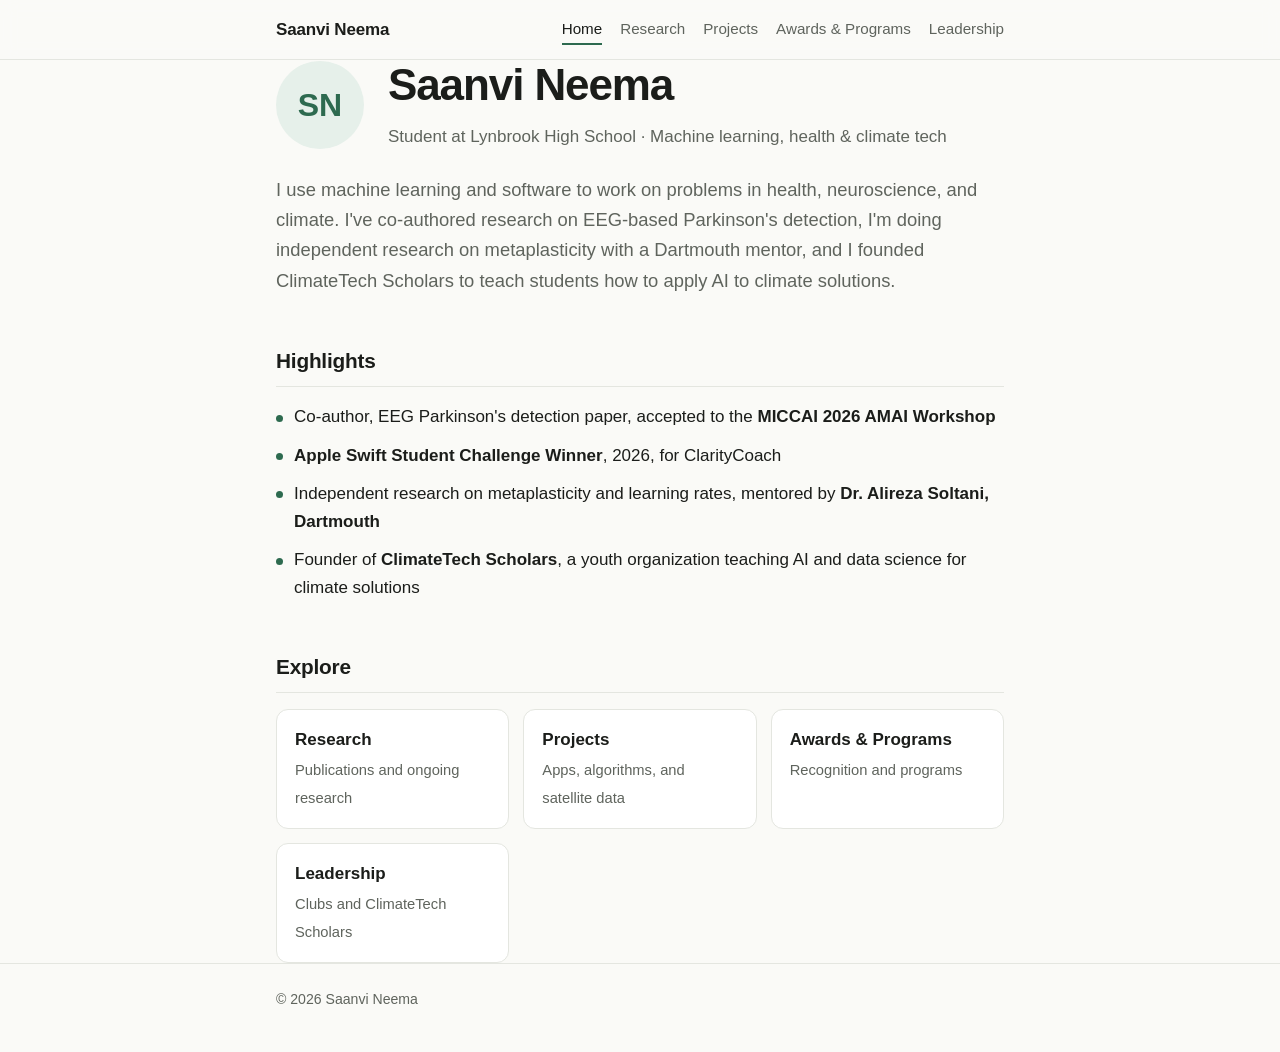
<file: index.html>
<!doctype html>
<html lang="en">
<head>
  <meta charset="utf-8">
  <meta name="viewport" content="width=device-width, initial-scale=1">
  <title>Saanvi Neema</title>
  <meta name="description" content="Saanvi Neema: student researcher in machine learning, health, and climate tech.">
  <link rel="stylesheet" href="style.css">
</head>
<body>
  <header>
    <div class="wrap">
      <a class="brand" href="index.html">Saanvi Neema</a>
      <nav>
        <a href="index.html" aria-current="page">Home</a>
        <a href="research.html">Research</a>
        <a href="projects.html">Projects</a>
        <a href="awards.html">Awards &amp; Programs</a>
        <a href="leadership.html">Leadership</a>
      </nav>
    </div>
  </header>

  <main class="wrap">
    <div class="hero">
      <div class="avatar" aria-hidden="true">SN</div>
      <div>
        <h1>Saanvi Neema</h1>
        <p class="tagline">Student at Lynbrook High School · Machine learning, health &amp; climate tech</p>
      </div>
    </div>

    <p class="lede" style="margin-top: 24px;">
      I use machine learning and software to work on problems in health, neuroscience, and climate.
      I've co-authored research on EEG-based Parkinson's detection, I'm doing independent research
      on metaplasticity with a Dartmouth mentor, and I founded ClimateTech Scholars to teach students
      how to apply AI to climate solutions.
    </p>

    <h2>Highlights</h2>
    <ul class="highlights">
      <li>Co-author, EEG Parkinson's detection paper, accepted to the <strong>MICCAI 2026 AMAI Workshop</strong></li>
      <li><strong>Apple Swift Student Challenge Winner</strong>, 2026, for ClarityCoach</li>
      <li>Independent research on metaplasticity and learning rates, mentored by <strong>Dr. Alireza Soltani, Dartmouth</strong></li>
      <li>Founder of <strong>ClimateTech Scholars</strong>, a youth organization teaching AI and data science for climate solutions</li>
    </ul>

    <h2>Explore</h2>
    <div class="cards">
      <a class="card" href="research.html"><strong>Research</strong><span>Publications and ongoing research</span></a>
      <a class="card" href="projects.html"><strong>Projects</strong><span>Apps, algorithms, and satellite data</span></a>
      <a class="card" href="awards.html"><strong>Awards &amp; Programs</strong><span>Recognition and programs</span></a>
      <a class="card" href="leadership.html"><strong>Leadership</strong><span>Clubs and ClimateTech Scholars</span></a>
    </div>
  </main>

  <footer>
    <div class="wrap">© 2026 Saanvi Neema</div>
  </footer>
</body>
</html>
</file>
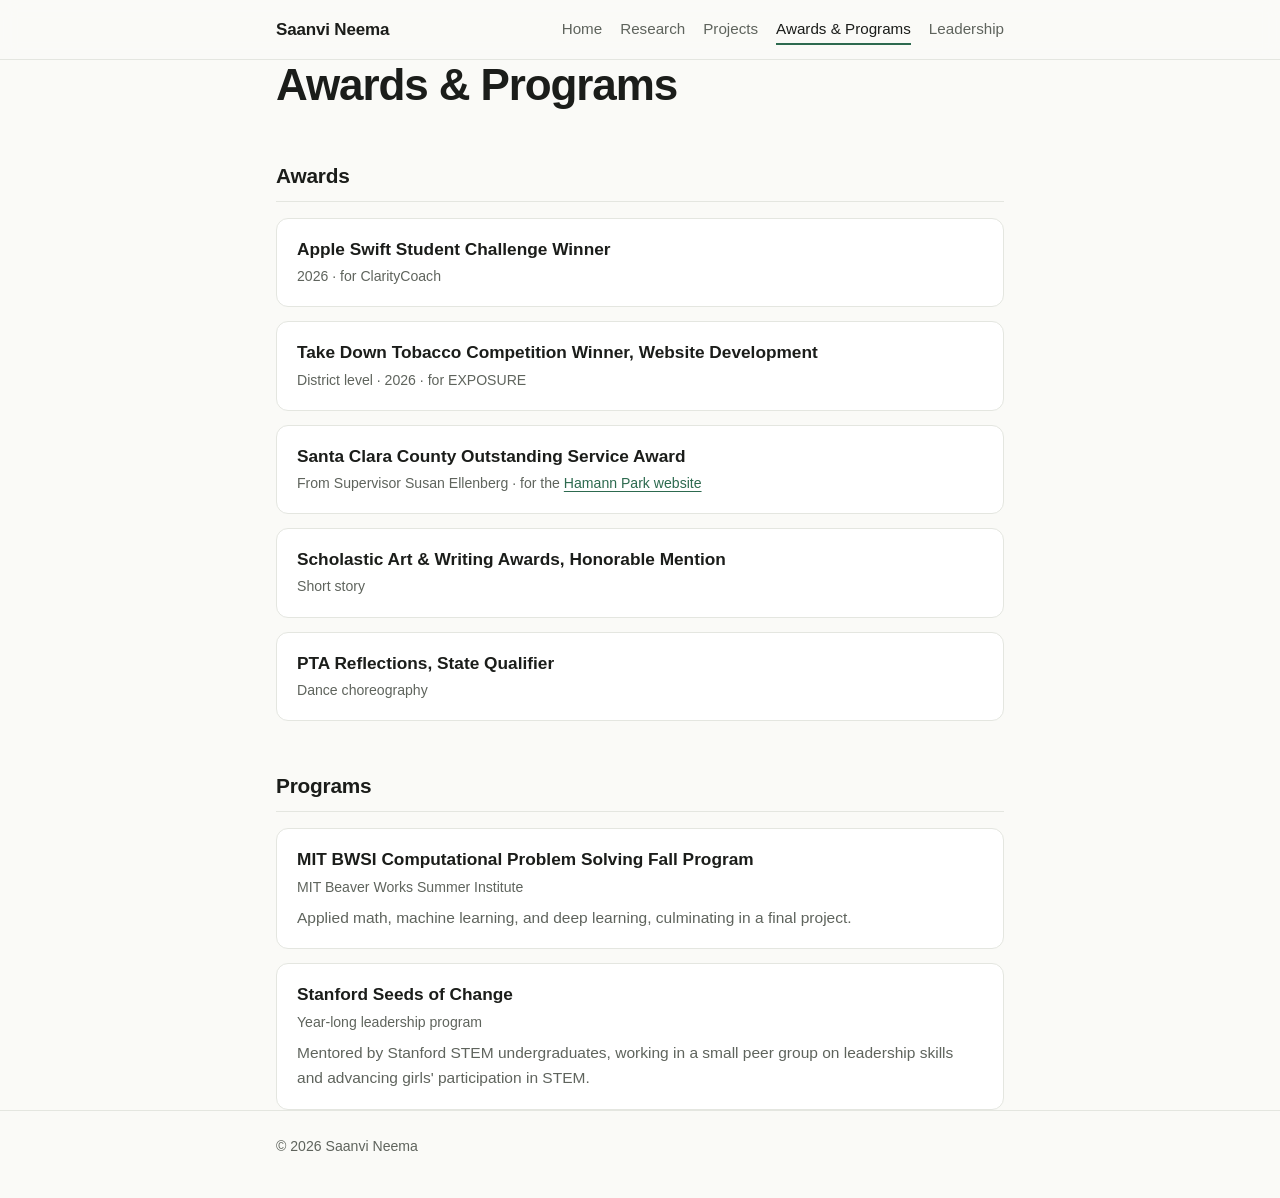
<file: awards.html>
<!doctype html>
<html lang="en">
<head>
  <meta charset="utf-8">
  <meta name="viewport" content="width=device-width, initial-scale=1">
  <title>Awards &amp; Programs · Saanvi Neema</title>
  <meta name="description" content="Awards and programs: Saanvi Neema.">
  <link rel="stylesheet" href="style.css">
</head>
<body>
  <header>
    <div class="wrap">
      <a class="brand" href="index.html">Saanvi Neema</a>
      <nav>
        <a href="index.html">Home</a>
        <a href="research.html">Research</a>
        <a href="projects.html">Projects</a>
        <a href="awards.html" aria-current="page">Awards &amp; Programs</a>
        <a href="leadership.html">Leadership</a>
      </nav>
    </div>
  </header>

  <main class="wrap">
    <h1>Awards &amp; Programs</h1>

    <h2>Awards</h2>
    <div class="entries">
      <article class="entry">
        <h3>Apple Swift Student Challenge Winner</h3>
        <div class="meta">2026 · for ClarityCoach</div>
      </article>
      <article class="entry">
        <h3>Take Down Tobacco Competition Winner, Website Development</h3>
        <div class="meta">District level · 2026 · for EXPOSURE</div>
      </article>
      <article class="entry">
        <h3>Santa Clara County Outstanding Service Award</h3>
        <div class="meta">From Supervisor Susan Ellenberg · for the <a href="https://hamannpark.com" target="_blank" rel="noopener">Hamann Park website</a></div>
      </article>
      <article class="entry">
        <h3>Scholastic Art &amp; Writing Awards, Honorable Mention</h3>
        <div class="meta">Short story</div>
      </article>
      <article class="entry">
        <h3>PTA Reflections, State Qualifier</h3>
        <div class="meta">Dance choreography</div>
      </article>
    </div>

    <h2>Programs</h2>
    <div class="entries">
      <article class="entry">
        <h3>MIT BWSI Computational Problem Solving Fall Program</h3>
        <div class="meta">MIT Beaver Works Summer Institute</div>
        <p>Applied math, machine learning, and deep learning, culminating in a final project.</p>
      </article>
      <article class="entry">
        <h3>Stanford Seeds of Change</h3>
        <div class="meta">Year-long leadership program</div>
        <p>Mentored by Stanford STEM undergraduates, working in a small peer group on leadership skills and advancing girls' participation in STEM.</p>
      </article>
    </div>
  </main>

  <footer>
    <div class="wrap">© 2026 Saanvi Neema</div>
  </footer>
</body>
</html>
</file>
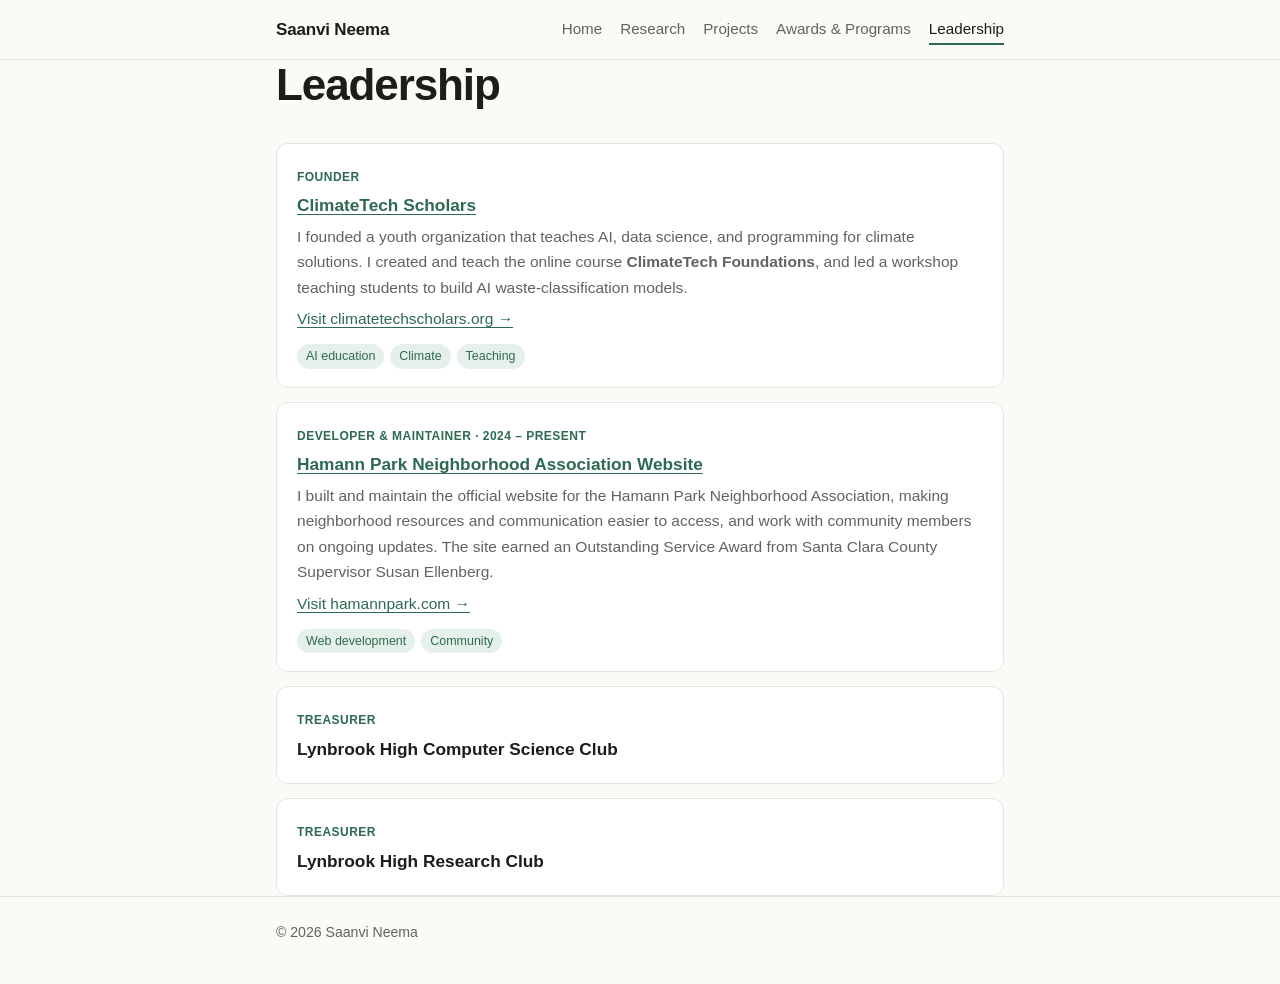
<file: leadership.html>
<!doctype html>
<html lang="en">
<head>
  <meta charset="utf-8">
  <meta name="viewport" content="width=device-width, initial-scale=1">
  <title>Leadership · Saanvi Neema</title>
  <meta name="description" content="Leadership roles held by Saanvi Neema.">
  <link rel="stylesheet" href="style.css">
</head>
<body>
  <header>
    <div class="wrap">
      <a class="brand" href="index.html">Saanvi Neema</a>
      <nav>
        <a href="index.html">Home</a>
        <a href="research.html">Research</a>
        <a href="projects.html">Projects</a>
        <a href="awards.html">Awards &amp; Programs</a>
        <a href="leadership.html" aria-current="page">Leadership</a>
      </nav>
    </div>
  </header>

  <main class="wrap">
    <h1>Leadership</h1>

    <div class="entries" style="margin-top: 32px;">
      <article class="entry">
        <span class="badge">Founder</span>
        <h3><a href="https://climatetechscholars.org/" target="_blank" rel="noopener">ClimateTech Scholars</a></h3>
        <p>I founded a youth organization that teaches AI, data science, and programming for climate solutions. I created and teach the online course <strong>ClimateTech Foundations</strong>, and led a workshop teaching students to build AI waste-classification models.</p>
        <p><a href="https://climatetechscholars.org/" target="_blank" rel="noopener">Visit climatetechscholars.org →</a></p>
        <div class="tags"><span class="tag">AI education</span><span class="tag">Climate</span><span class="tag">Teaching</span></div>
      </article>
      <article class="entry">
        <span class="badge">Developer &amp; Maintainer · 2024 – present</span>
        <h3><a href="https://hamannpark.com" target="_blank" rel="noopener">Hamann Park Neighborhood Association Website</a></h3>
        <p>I built and maintain the official website for the Hamann Park Neighborhood Association, making neighborhood resources and communication easier to access, and work with community members on ongoing updates. The site earned an Outstanding Service Award from Santa Clara County Supervisor Susan Ellenberg.</p>
        <p><a href="https://hamannpark.com" target="_blank" rel="noopener">Visit hamannpark.com →</a></p>
        <div class="tags"><span class="tag">Web development</span><span class="tag">Community</span></div>
      </article>
      <article class="entry">
        <span class="badge">Treasurer</span>
        <h3>Lynbrook High Computer Science Club</h3>
      </article>
      <article class="entry">
        <span class="badge">Treasurer</span>
        <h3>Lynbrook High Research Club</h3>
      </article>
    </div>
  </main>

  <footer>
    <div class="wrap">© 2026 Saanvi Neema</div>
  </footer>
</body>
</html>
</file>
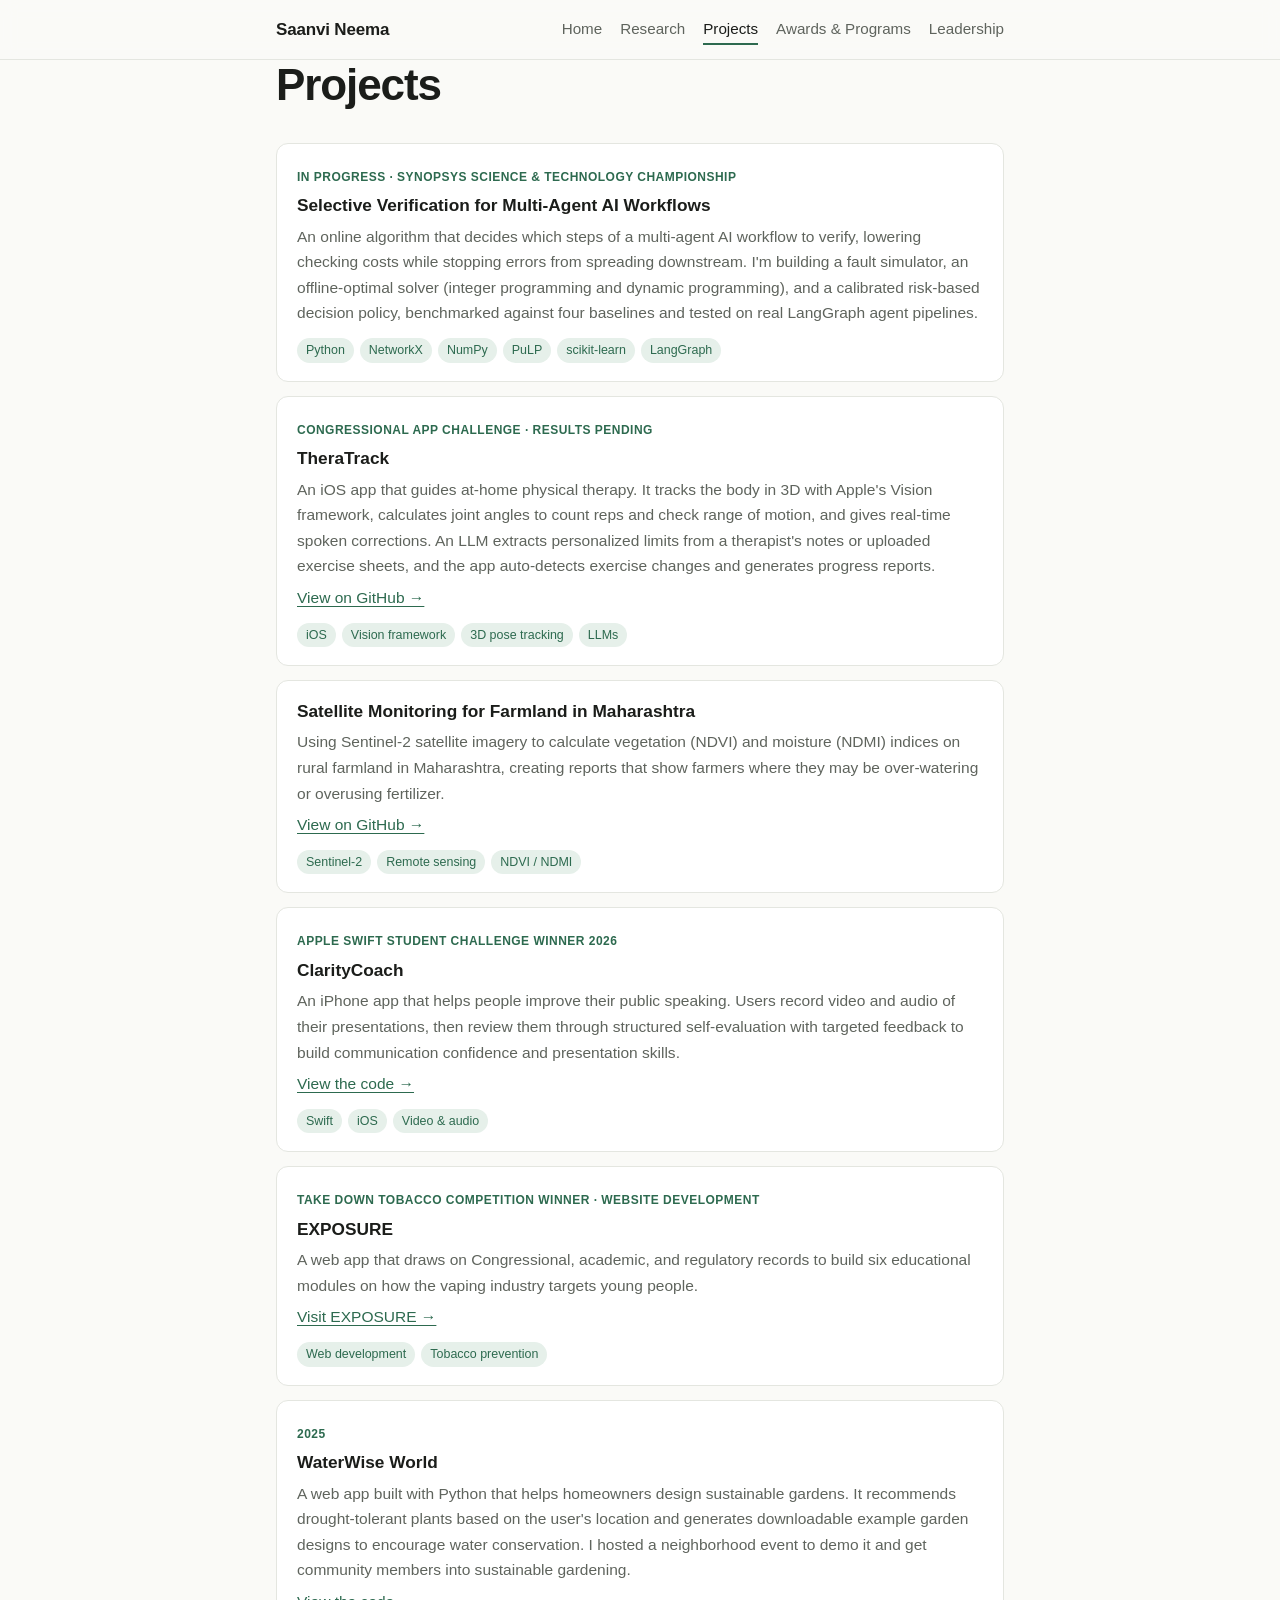
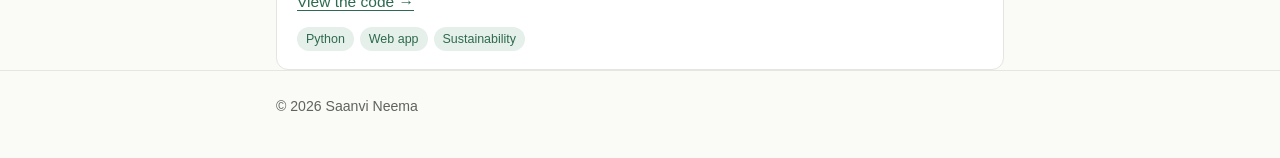
<file: projects.html>
<!doctype html>
<html lang="en">
<head>
  <meta charset="utf-8">
  <meta name="viewport" content="width=device-width, initial-scale=1">
  <title>Projects · Saanvi Neema</title>
  <meta name="description" content="Projects by Saanvi Neema.">
  <link rel="stylesheet" href="style.css">
</head>
<body>
  <header>
    <div class="wrap">
      <a class="brand" href="index.html">Saanvi Neema</a>
      <nav>
        <a href="index.html">Home</a>
        <a href="research.html">Research</a>
        <a href="projects.html" aria-current="page">Projects</a>
        <a href="awards.html">Awards &amp; Programs</a>
        <a href="leadership.html">Leadership</a>
      </nav>
    </div>
  </header>

  <main class="wrap">
    <h1>Projects</h1>

    <div class="entries" style="margin-top: 32px;">
      <article class="entry">
        <span class="badge">In progress · Synopsys Science &amp; Technology Championship</span>
        <h3>Selective Verification for Multi-Agent AI Workflows</h3>
        <p>An online algorithm that decides which steps of a multi-agent AI workflow to verify, lowering checking costs while stopping errors from spreading downstream. I'm building a fault simulator, an offline-optimal solver (integer programming and dynamic programming), and a calibrated risk-based decision policy, benchmarked against four baselines and tested on real LangGraph agent pipelines.</p>
        <div class="tags"><span class="tag">Python</span><span class="tag">NetworkX</span><span class="tag">NumPy</span><span class="tag">PuLP</span><span class="tag">scikit-learn</span><span class="tag">LangGraph</span></div>
      </article>
      <article class="entry">
        <span class="badge">Congressional App Challenge · Results pending</span>
        <h3>TheraTrack</h3>
        <p>An iOS app that guides at-home physical therapy. It tracks the body in 3D with Apple's Vision framework, calculates joint angles to count reps and check range of motion, and gives real-time spoken corrections. An LLM extracts personalized limits from a therapist's notes or uploaded exercise sheets, and the app auto-detects exercise changes and generates progress reports.</p>
        <p><a href="https://github.com/saanvi-neema/TheraTrack" target="_blank" rel="noopener">View on GitHub →</a></p>
        <div class="tags"><span class="tag">iOS</span><span class="tag">Vision framework</span><span class="tag">3D pose tracking</span><span class="tag">LLMs</span></div>
      </article>
      <article class="entry">
        <h3>Satellite Monitoring for Farmland in Maharashtra</h3>
        <p>Using Sentinel-2 satellite imagery to calculate vegetation (NDVI) and moisture (NDMI) indices on rural farmland in Maharashtra, creating reports that show farmers where they may be over-watering or overusing fertilizer.</p>
        <p><a href="https://github.com/saanvi-neema/satellite-monitoring" target="_blank" rel="noopener">View on GitHub →</a></p>
        <div class="tags"><span class="tag">Sentinel-2</span><span class="tag">Remote sensing</span><span class="tag">NDVI / NDMI</span></div>
      </article>
      <article class="entry">
        <span class="badge">Apple Swift Student Challenge Winner 2026</span>
        <h3>ClarityCoach</h3>
        <p>An iPhone app that helps people improve their public speaking. Users record video and audio of their presentations, then review them through structured self-evaluation with targeted feedback to build communication confidence and presentation skills.</p>
        <p><a href="https://drive.google.com/drive/folders/14A2M1J5-kMFTRzgS87IfK4jkdDGQo1az" target="_blank" rel="noopener">View the code →</a></p>
        <div class="tags"><span class="tag">Swift</span><span class="tag">iOS</span><span class="tag">Video &amp; audio</span></div>
      </article>
      <article class="entry">
        <span class="badge">Take Down Tobacco Competition Winner · Website Development</span>
        <h3>EXPOSURE</h3>
        <p>A web app that draws on Congressional, academic, and regulatory records to build six educational modules on how the vaping industry targets young people.</p>
        <p><a href="https://exposure-saanvi.netlify.app/" target="_blank" rel="noopener">Visit EXPOSURE →</a></p>
        <div class="tags"><span class="tag">Web development</span><span class="tag">Tobacco prevention</span></div>
      </article>
      <article class="entry">
        <span class="badge">2025</span>
        <h3>WaterWise World</h3>
        <p>A web app built with Python that helps homeowners design sustainable gardens. It recommends drought-tolerant plants based on the user's location and generates downloadable example garden designs to encourage water conservation. I hosted a neighborhood event to demo it and get community members into sustainable gardening.</p>
        <p><a href="https://drive.google.com/drive/folders/1iZ4gYv7cXDgdpX8p3B_dKJUd41h5xBdS" target="_blank" rel="noopener">View the code →</a></p>
        <div class="tags"><span class="tag">Python</span><span class="tag">Web app</span><span class="tag">Sustainability</span></div>
      </article>
    </div>
  </main>

  <footer>
    <div class="wrap">© 2026 Saanvi Neema</div>
  </footer>
</body>
</html>
</file>
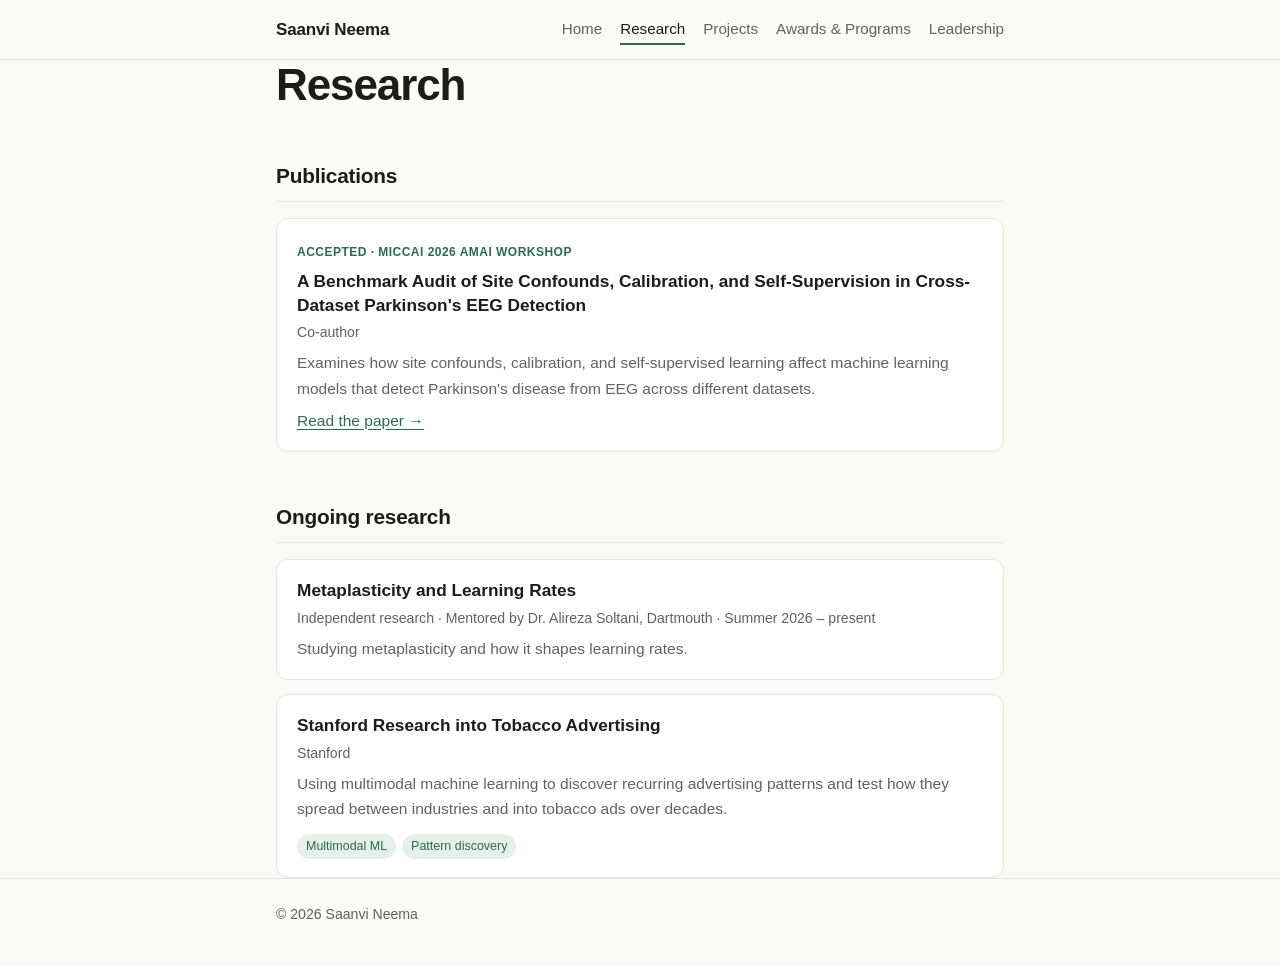
<file: research.html>
<!doctype html>
<html lang="en">
<head>
  <meta charset="utf-8">
  <meta name="viewport" content="width=device-width, initial-scale=1">
  <title>Research · Saanvi Neema</title>
  <meta name="description" content="Research and publications by Saanvi Neema.">
  <link rel="stylesheet" href="style.css">
</head>
<body>
  <header>
    <div class="wrap">
      <a class="brand" href="index.html">Saanvi Neema</a>
      <nav>
        <a href="index.html">Home</a>
        <a href="research.html" aria-current="page">Research</a>
        <a href="projects.html">Projects</a>
        <a href="awards.html">Awards &amp; Programs</a>
        <a href="leadership.html">Leadership</a>
      </nav>
    </div>
  </header>

  <main class="wrap">
    <h1>Research</h1>

    <h2>Publications</h2>
    <div class="entries">
      <article class="entry">
        <span class="badge">Accepted · MICCAI 2026 AMAI Workshop</span>
        <h3>A Benchmark Audit of Site Confounds, Calibration, and Self-Supervision in Cross-Dataset Parkinson's EEG Detection</h3>
        <div class="meta">Co-author</div>
        <p>Examines how site confounds, calibration, and self-supervised learning affect machine learning models that detect Parkinson's disease from EEG across different datasets.</p>
        <p><a href="https://openreview.net/pdf?id=QW3RlJn8yV" target="_blank" rel="noopener">Read the paper →</a></p>
      </article>
    </div>

    <h2>Ongoing research</h2>
    <div class="entries">
      <article class="entry">
        <h3>Metaplasticity and Learning Rates</h3>
        <div class="meta">Independent research · Mentored by Dr. Alireza Soltani, Dartmouth · Summer 2026 – present</div>
        <p>Studying metaplasticity and how it shapes learning rates.</p>
      </article>
      <article class="entry">
        <h3>Stanford Research into Tobacco Advertising</h3>
        <div class="meta">Stanford</div>
        <p>Using multimodal machine learning to discover recurring advertising patterns and test how they spread between industries and into tobacco ads over decades.</p>
        <div class="tags"><span class="tag">Multimodal ML</span><span class="tag">Pattern discovery</span></div>
      </article>
    </div>
  </main>

  <footer>
    <div class="wrap">© 2026 Saanvi Neema</div>
  </footer>
</body>
</html>
</file>
<file: style.css>
:root {
  --bg: #fafaf7;
  --surface: #ffffff;
  --text: #1b1d1a;
  --muted: #5f645d;
  --border: #e4e6e0;
  --accent: #2d6a4f;
  --accent-soft: #e6f0ea;
  --max: 760px;
}
@media (prefers-color-scheme: dark) {
  :root {
    --bg: #121412;
    --surface: #1a1d1a;
    --text: #e9ece6;
    --muted: #a0a69c;
    --border: #2c302b;
    --accent: #84c9a3;
    --accent-soft: #1f2e25;
  }
}

* { box-sizing: border-box; }

body {
  margin: 0;
  background: var(--bg);
  color: var(--text);
  font-family: -apple-system, BlinkMacSystemFont, "Segoe UI", Roboto, Helvetica, Arial, sans-serif;
  font-size: 17px;
  line-height: 1.65;
  -webkit-font-smoothing: antialiased;
}

a { color: var(--accent); text-underline-offset: 3px; }
a:hover { text-decoration-thickness: 2px; }

.wrap { max-width: var(--max); margin: 0 auto; padding: 0 16px; }

/* Header and navigation */
header {
  position: sticky;
  top: 0;
  z-index: 10;
  background: color-mix(in srgb, var(--bg) 88%, transparent);
  backdrop-filter: blur(8px);
  -webkit-backdrop-filter: blur(8px);
  border-bottom: 1px solid var(--border);
}
header .wrap {
  display: flex;
  align-items: center;
  justify-content: space-between;
  gap: 16px;
  flex-wrap: wrap;
  padding-top: 14px;
  padding-bottom: 14px;
}
.brand {
  font-weight: 650;
  color: var(--text);
  text-decoration: none;
  letter-spacing: -0.01em;
}
nav { display: flex; flex-wrap: wrap; gap: 4px 18px; }
nav a {
  color: var(--muted);
  text-decoration: none;
  font-size: 0.95rem;
  padding: 2px 0;
  border-bottom: 2px solid transparent;
}
nav a:hover { color: var(--text); }
nav a[aria-current="page"] { color: var(--text); border-bottom-color: var(--accent); }

/* Page content */
main { padding: 56px 0 72px; }

h1 {
  font-size: clamp(2rem, 6vw, 2.75rem);
  line-height: 1.15;
  letter-spacing: -0.025em;
  margin: 0 0 12px;
}
h2 {
  font-size: 1.3rem;
  letter-spacing: -0.01em;
  margin: 48px 0 16px;
  padding-bottom: 8px;
  border-bottom: 1px solid var(--border);
}
h3 { font-size: 1.08rem; margin: 0 0 4px; line-height: 1.4; }
p { margin: 0 0 16px; }

.lede { font-size: 1.15rem; color: var(--muted); max-width: 40em; }

/* Home hero */
.hero { display: flex; align-items: center; gap: 24px; margin-bottom: 8px; }
.avatar {
  flex: none;
  width: 88px;
  height: 88px;
  border-radius: 50%;
  display: grid;
  place-items: center;
  background: var(--accent-soft);
  color: var(--accent);
  font-size: 2rem;
  font-weight: 650;
  object-fit: cover;
}
.tagline { color: var(--muted); margin: 0; }

/* Entry cards */
.entries { display: grid; gap: 14px; }
.entry {
  background: var(--surface);
  border: 1px solid var(--border);
  border-radius: 12px;
  padding: 18px 20px;
}
.entry p { margin: 6px 0 0; color: var(--muted); font-size: 0.97rem; }
.meta { font-size: 0.88rem; color: var(--muted); }
.tags { display: flex; flex-wrap: wrap; gap: 6px; margin-top: 12px; }
.tag {
  font-size: 0.78rem;
  padding: 2px 9px;
  border-radius: 999px;
  background: var(--accent-soft);
  color: var(--accent);
}
.badge {
  display: inline-block;
  font-size: 0.75rem;
  font-weight: 600;
  text-transform: uppercase;
  letter-spacing: 0.04em;
  color: var(--accent);
  margin-bottom: 6px;
}

/* Home highlights */
.highlights { list-style: none; padding: 0; margin: 0; display: grid; gap: 10px; }
.highlights li { padding-left: 18px; position: relative; }
.highlights li::before {
  content: "";
  position: absolute;
  left: 0;
  top: 0.7em;
  width: 7px;
  height: 7px;
  border-radius: 50%;
  background: var(--accent);
}

.cards { display: grid; grid-template-columns: repeat(auto-fit, minmax(200px, 1fr)); gap: 14px; }
.card {
  display: block;
  background: var(--surface);
  border: 1px solid var(--border);
  border-radius: 12px;
  padding: 16px 18px;
  color: var(--text);
  text-decoration: none;
  transition: border-color 0.15s;
}
.card:hover { border-color: var(--accent); }
.card strong { display: block; margin-bottom: 2px; }
.card span { color: var(--muted); font-size: 0.92rem; }

footer {
  border-top: 1px solid var(--border);
  padding: 24px 0 40px;
  color: var(--muted);
  font-size: 0.88rem;
}

@media (max-width: 520px) {
  body { font-size: 16px; }
  main { padding-top: 36px; }
  .hero { flex-direction: column; align-items: flex-start; gap: 16px; }
  .avatar { width: 72px; height: 72px; font-size: 1.6rem; }
}
</file>
